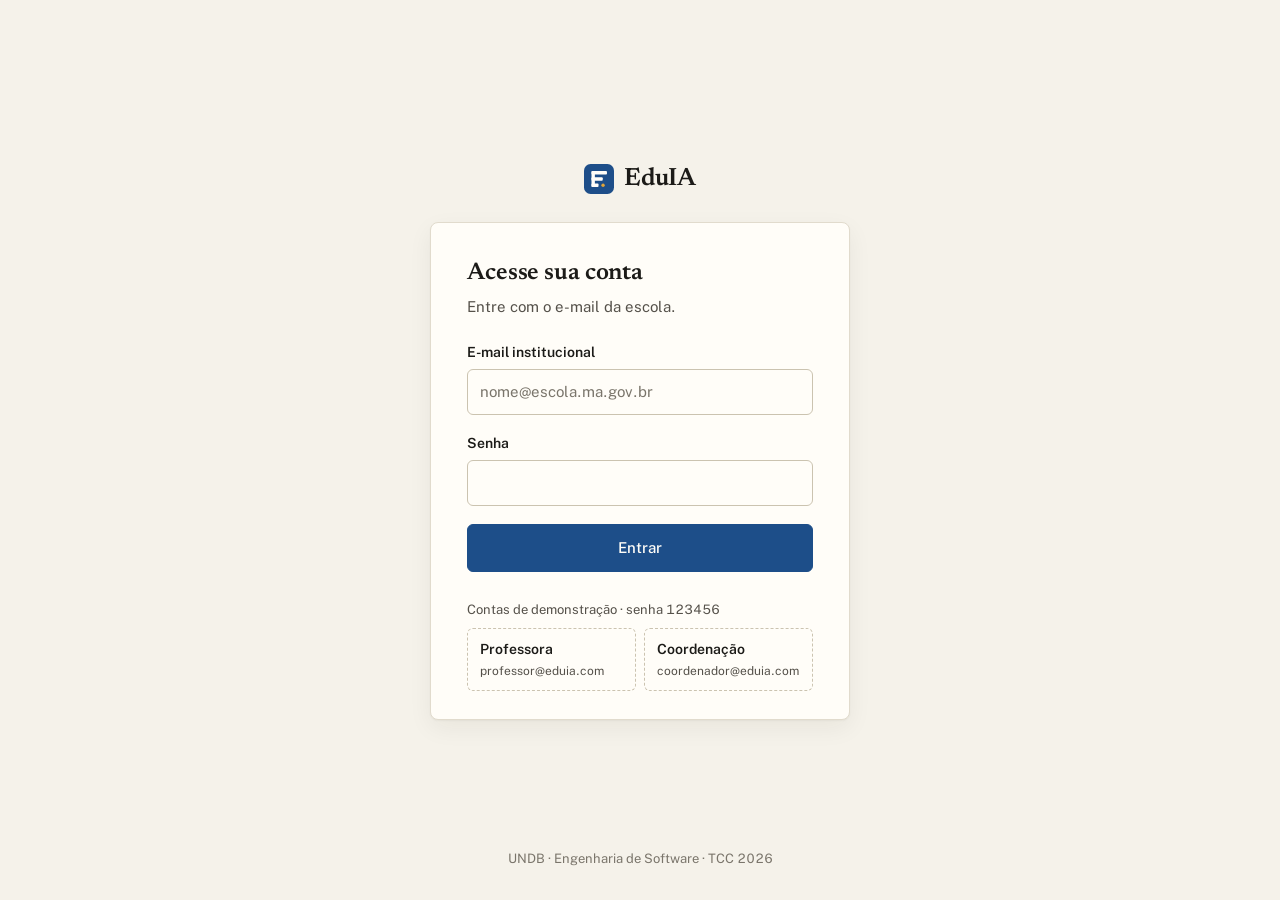
<file: index.html>
<!DOCTYPE html>
<html lang="pt-BR">
<head>
<meta charset="UTF-8">
<meta http-equiv="refresh" content="0; url=frontend/index.html">
<meta name="viewport" content="width=device-width, initial-scale=1">
<title>EduIA</title>
<style>
  body{margin:0;min-height:100vh;display:flex;align-items:center;justify-content:center;background:#f5f2ea;color:#1c1b18;font:16px/1.5 Georgia,serif}
  a{color:#1d4e89}
</style>
</head>
<body>
  <p>Abrindo o EduIA… <a href="frontend/index.html">Abrir agora</a></p>
</body>
</html>
</file>
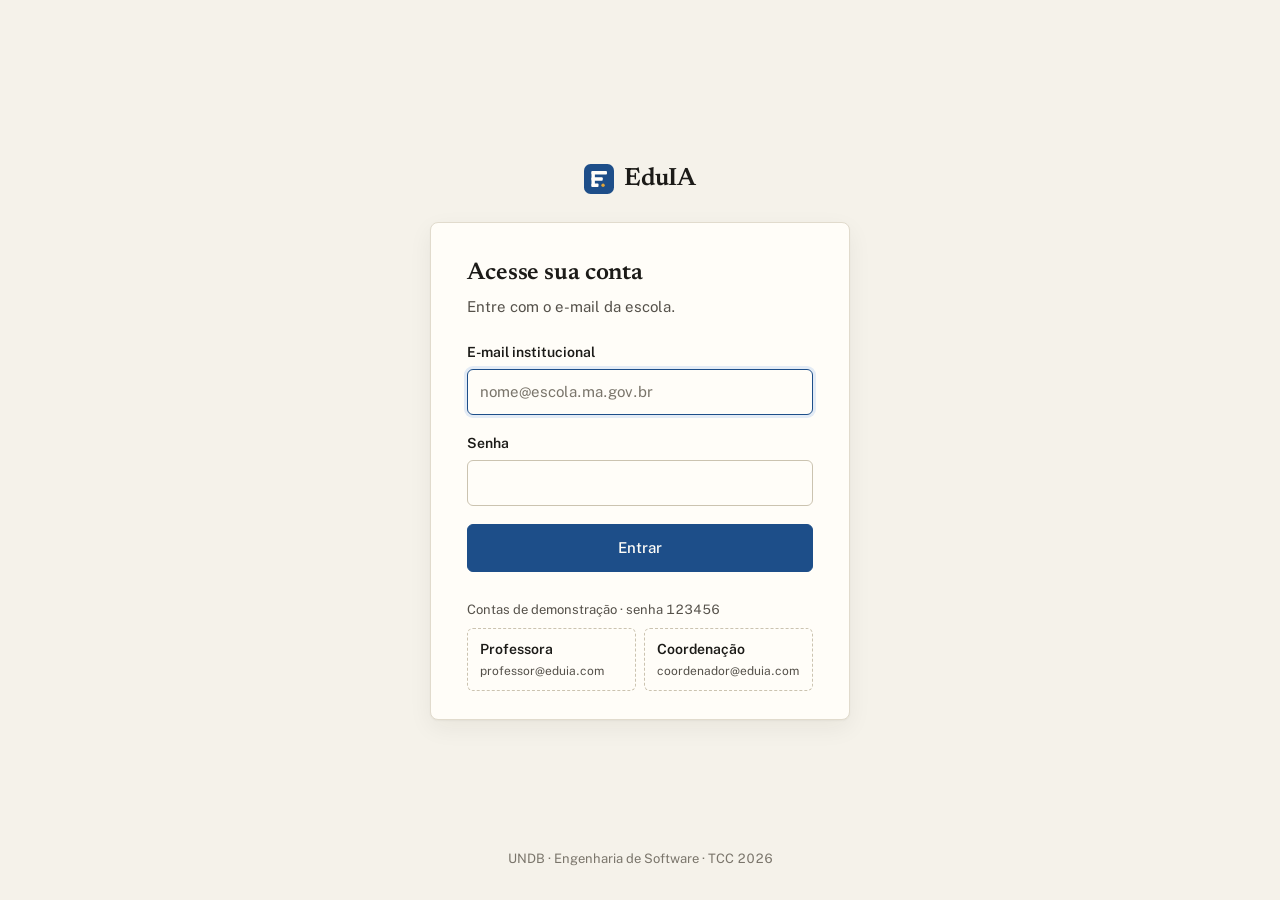
<file: frontend/index.html>
<!DOCTYPE html>
<html lang="pt-BR">
<head>
<meta charset="UTF-8">
<meta name="viewport" content="width=device-width, initial-scale=1">
<meta name="description" content="EduIA: acompanhamento de risco de dificuldade de aprendizagem por turma.">
<link rel="icon" href="data:image/svg+xml,%3Csvg%20xmlns%3D%22http%3A//www.w3.org/2000/svg%22%20viewBox%3D%220%200%2032%2032%22%3E%3Crect%20width%3D%2232%22%20height%3D%2232%22%20rx%3D%227%22%20fill%3D%22%231d4e89%22/%3E%3Cg%20fill%3D%22%23fffdf8%22%3E%3Crect%20x%3D%228%22%20y%3D%227.5%22%20width%3D%223.6%22%20height%3D%2217%22%20rx%3D%221%22/%3E%3Crect%20x%3D%228%22%20y%3D%227.5%22%20width%3D%2216.5%22%20height%3D%223.6%22%20rx%3D%221%22/%3E%3Crect%20x%3D%228%22%20y%3D%2214.2%22%20width%3D%2212%22%20height%3D%223.6%22%20rx%3D%221%22/%3E%3Crect%20x%3D%228%22%20y%3D%2220.9%22%20width%3D%227.5%22%20height%3D%223.6%22%20rx%3D%221%22/%3E%3C/g%3E%3Crect%20x%3D%2218.5%22%20y%3D%2220.9%22%20width%3D%223.6%22%20height%3D%223.6%22%20rx%3D%221.8%22%20fill%3D%22%23e0a43a%22/%3E%3C/svg%3E">
<title>EduIA · Acompanhamento de turmas</title>
<link rel="stylesheet" href="css/style.css">
<script>
  // Aplica o tema antes da pintura para não piscar.
  (function(){try{var c=JSON.parse(localStorage.getItem('eduia_cfg')||'{}');var t=c.tema||'sistema';
  if(t==='sistema')t=matchMedia('(prefers-color-scheme: dark)').matches?'dark':'light';
  document.documentElement.dataset.theme=t;}catch(e){}})();
</script>
</head>
<body>
<a class="skip" href="#conteudo">Pular para o conteúdo</a>

<!-- Ícones (traço único, 1.6px) -->
<svg width="0" height="0" style="position:absolute" aria-hidden="true">
  <symbol id="logo" viewBox="0 0 32 32"><rect width="32" height="32" rx="7" fill="var(--azul)"/><g fill="var(--on-azul)"><rect x="8" y="7.5" width="3.6" height="17" rx="1"/><rect x="8" y="7.5" width="16.5" height="3.6" rx="1"/><rect x="8" y="14.2" width="12" height="3.6" rx="1"/><rect x="8" y="20.9" width="7.5" height="3.6" rx="1"/></g><rect x="18.5" y="20.9" width="3.6" height="3.6" rx="1.8" fill="var(--sinal)"/></symbol>
  <symbol id="i-turma" viewBox="0 0 24 24" fill="none" stroke-width="1.6" stroke-linecap="round" stroke-linejoin="round"><rect x="3" y="4" width="18" height="16" rx="1.5"/><path d="M3 9h18M8 4v16"/></symbol>
  <symbol id="i-alunos" viewBox="0 0 24 24" fill="none" stroke-width="1.6" stroke-linecap="round" stroke-linejoin="round"><circle cx="9" cy="8" r="3.2"/><path d="M3.5 19c.8-3.2 3-5 5.5-5s4.7 1.8 5.5 5"/><path d="M15.5 5.2a3 3 0 0 1 0 5.6M17.5 14.3c1.5.6 2.6 2.2 3 4.7"/></symbol>
  <symbol id="i-interv" viewBox="0 0 24 24" fill="none" stroke-width="1.6" stroke-linecap="round" stroke-linejoin="round"><path d="M9 4h6v3H9z"/><path d="M8 5.5H5.5v15h13v-15H16"/><path d="m9 13 2 2 4-4.5"/></symbol>
  <symbol id="i-escola" viewBox="0 0 24 24" fill="none" stroke-width="1.6" stroke-linecap="round" stroke-linejoin="round"><path d="M3 10 12 5l9 5"/><path d="M5 10v9h14v-9"/><path d="M10 19v-5h4v5"/></symbol>
  <symbol id="i-modelo" viewBox="0 0 24 24" fill="none" stroke-width="1.6" stroke-linecap="round" stroke-linejoin="round"><path d="M4 19V5M4 19h16"/><path d="M8 15l3.5-4 3 2.5L19 8"/></symbol>
  <symbol id="i-sim" viewBox="0 0 24 24" fill="none" stroke-width="1.6" stroke-linecap="round" stroke-linejoin="round"><path d="M5 6h9M18 6h1M5 12h3M12 12h7M5 18h11M20 18h-1"/><circle cx="16" cy="6" r="2"/><circle cx="10" cy="12" r="2"/><circle cx="17.5" cy="18" r="1.5"/></symbol>
  <symbol id="i-config" viewBox="0 0 24 24" fill="none" stroke-width="1.6" stroke-linecap="round" stroke-linejoin="round"><circle cx="12" cy="12" r="3"/><path d="M12 3v2.5M12 18.5V21M3 12h2.5M18.5 12H21M5.6 5.6l1.8 1.8M16.6 16.6l1.8 1.8M5.6 18.4l1.8-1.8M16.6 7.4l1.8-1.8"/></symbol>
  <symbol id="i-baixar" viewBox="0 0 24 24" fill="none" stroke="currentColor" stroke-width="1.6" stroke-linecap="round" stroke-linejoin="round"><path d="M12 4v11M7 10.5l5 4.5 5-4.5M5 19.5h14"/></symbol>
  <symbol id="i-x" viewBox="0 0 24 24" fill="none" stroke="currentColor" stroke-width="1.8" stroke-linecap="round"><path d="M6 6l12 12M18 6 6 18"/></symbol>
</svg>

<!-- ACESSO -->
<main class="login" id="login">
  <section class="login-form" aria-labelledby="login-titulo">
    <div class="login-caixa">
      <div class="marca"><svg class="marca-simbolo" aria-hidden="true"><use href="#logo"/></svg><span class="marca-nome">EduIA</span></div>
      <div class="login-cartao">
      <h1 id="login-titulo">Acesse sua conta</h1>
      <p class="lead">Entre com o e-mail da escola.</p>
      <form id="form-login" novalidate class="login-campos">
        <div class="campo">
          <label for="login-email">E-mail institucional</label>
          <input class="input" id="login-email" type="email" autocomplete="username" placeholder="nome@escola.ma.gov.br" required>
        </div>
        <div class="campo">
          <label for="login-senha">Senha</label>
          <input class="input" id="login-senha" type="password" autocomplete="current-password" required>
        </div>
        <p class="erro" id="login-erro" role="alert"></p>
        <button class="btn btn-primario btn-grande" type="submit">Entrar</button>
      </form>
      <div class="demo-acesso">
        <span>Contas de demonstração · senha 123456</span>
        <button type="button" data-demo="professor@eduia.com"><b>Professora</b><small>professor@eduia.com</small></button>
        <button type="button" data-demo="coordenador@eduia.com"><b>Coordenação</b><small>coordenador@eduia.com</small></button>
      </div>
      </div>
    </div>
    <p class="login-rodape">UNDB · Engenharia de Software · TCC 2026</p>
  </section>
</main>

<!-- APLICAÇÃO -->
<div class="app" id="app">
  <aside class="lateral" aria-label="Navegação principal">
    <div class="marca"><svg class="marca-simbolo" aria-hidden="true"><use href="#logo"/></svg><span class="marca-nome">EduIA</span></div>
    <div class="escola"><strong id="escola-nome"></strong><span id="escola-cidade"></span></div>
    <nav class="nav" id="nav">
      <span class="nav-grupo">Sala de aula</span>
      <a href="#turma" data-tela="turma"><svg><use href="#i-turma"/></svg>Turma</a>
      <a href="#alunos" data-tela="alunos"><svg><use href="#i-alunos"/></svg>Alunos</a>
      <a href="#intervencoes" data-tela="intervencoes"><svg><use href="#i-interv"/></svg>Intervenções<span class="contador" id="nav-pendentes" hidden></span></a>
      <span class="nav-grupo">Coordenação</span>
      <a href="#escola" data-tela="escola"><svg><use href="#i-escola"/></svg>Escola</a>
      <a href="#modelo" data-tela="modelo"><svg><use href="#i-modelo"/></svg>Como o risco é calculado</a>
      <a href="#simulador" data-tela="simulador"><svg><use href="#i-sim"/></svg>Simulador</a>
      <a href="#config" data-tela="config"><svg><use href="#i-config"/></svg>Configurações</a>
    </nav>
    <div class="lateral-rodape">
      <div class="usuario"><strong id="usuario-nome"></strong><span id="usuario-perfil"></span></div>
      <div class="linha"><span class="modelo-info" id="modelo-info"></span><button class="btn btn-texto" id="btn-sair" type="button">Sair</button></div>
    </div>
  </aside>

  <div class="principal">
    <header class="cabecalho">
      <div><h1 id="titulo" tabindex="-1"></h1><p class="sub" id="subtitulo"></p></div>
      <div id="cabecalho-extra"></div>
    </header>
    <main class="conteudo" id="conteudo">
      <section class="tela" id="tela-turma"></section>
      <section class="tela" id="tela-alunos"></section>
      <section class="tela" id="tela-intervencoes"></section>
      <section class="tela" id="tela-escola"></section>
      <section class="tela" id="tela-modelo"></section>
      <section class="tela" id="tela-simulador"></section>
      <section class="tela" id="tela-config"></section>
    </main>
  </div>
</div>

<dialog id="dialogo" aria-labelledby="dlg-titulo">
  <div class="dlg-topo">
    <div><h2 id="dlg-titulo"></h2><p id="dlg-sub"></p></div>
    <button class="fechar" type="button" data-fechar aria-label="Fechar"><svg width="18" height="18"><use href="#i-x"/></svg></button>
  </div>
  <div class="dlg-corpo" id="dlg-corpo"></div>
  <div class="dlg-acoes" id="dlg-acoes"></div>
</dialog>

<div class="aviso-toast" id="toast" role="status" aria-live="polite"></div>

<script src="vendor/chart.umd.min.js"></script>
<script src="js/dados-modelo.js"></script>
<script src="js/config.js"></script>
<script src="js/utils.js"></script>
<script src="js/dados.js"></script>
<script src="js/auth.js"></script>
<script src="js/ficha.js"></script>
<script src="js/dashboard.js"></script>
<script src="js/alunos.js"></script>
<script src="js/intervencoes.js"></script>
<script src="js/relatorios.js"></script>
<script src="js/modelo.js"></script>
<script src="js/simulador.js"></script>
<script src="js/navegacao.js"></script>
<script src="js/main.js"></script>
</body>
</html>
</file>
<file: frontend/css/style.css>
/* EduIA — folha de estilo
   Identidade: caderno de acompanhamento escolar. Papel claro, tinta escura,
   azul de azulejo (centro histórico de São Luís) como única cor de marca.
   Cores de risco aparecem sempre junto de forma e texto. */

@font-face{font-family:"Newsreader";src:url(../vendor/fonts/newsreader-latin-500-normal.woff2) format("woff2");font-weight:500;font-style:normal;font-display:swap}
@font-face{font-family:"Newsreader";src:url(../vendor/fonts/newsreader-latin-600-normal.woff2) format("woff2");font-weight:600;font-style:normal;font-display:swap}
@font-face{font-family:"Newsreader";src:url(../vendor/fonts/newsreader-latin-500-italic.woff2) format("woff2");font-weight:500;font-style:italic;font-display:swap}
@font-face{font-family:"Public Sans";src:url(../vendor/fonts/public-sans-latin-400-normal.woff2) format("woff2");font-weight:400;font-display:swap}
@font-face{font-family:"Public Sans";src:url(../vendor/fonts/public-sans-latin-500-normal.woff2) format("woff2");font-weight:500;font-display:swap}
@font-face{font-family:"Public Sans";src:url(../vendor/fonts/public-sans-latin-600-normal.woff2) format("woff2");font-weight:600;font-display:swap}
@font-face{font-family:"Public Sans";src:url(../vendor/fonts/public-sans-latin-700-normal.woff2) format("woff2");font-weight:700;font-display:swap}

:root{
  --paper:#f5f2ea; --sheet:#fffdf8; --sheet-2:#efebe1;
  --ink:#1c1b18; --ink-2:#55514a; --ink-3:#7a756b;
  --rule:#e1dbcd; --rule-2:#cbc3b0;
  --azul:#1d4e89; --azul-2:#163d6c; --azul-soft:#e3ebf5; --on-azul:#fffdf8;
  --alto:#a3261b; --alto-soft:#f5e1dc;
  --medio:#855700; --medio-soft:#f3e8cf;
  --baixo:#2f6b3a; --baixo-soft:#e0ecdc;
  --focus:#1d4e89; --sinal:#e0a43a;
  --serif:"Newsreader",Georgia,"Times New Roman",serif;
  --sans:"Public Sans",system-ui,-apple-system,"Segoe UI",sans-serif;
  --r:6px; --r-sm:4px;
  --sp-1:4px; --sp-2:8px; --sp-3:12px; --sp-4:16px; --sp-5:24px; --sp-6:32px; --sp-7:48px;
  --dur:180ms; --ease:cubic-bezier(.2,.7,.2,1);
  color-scheme:light;
}
:root[data-theme="dark"]{
  --paper:#141619; --sheet:#1b1e22; --sheet-2:#23272c;
  --ink:#ece8df; --ink-2:#b0aa9d; --ink-3:#8a857a;
  --rule:#2c3036; --rule-2:#3b4048;
  --azul:#8fb5e6; --azul-2:#b3cdf0; --azul-soft:#1d2a3b; --on-azul:#10151c;
  --alto:#f0907f; --alto-soft:#3a2220;
  --medio:#e2b45b; --medio-soft:#352b17;
  --baixo:#8ec79b; --baixo-soft:#1e2f22;
  --focus:#8fb5e6; --sinal:#e8b04a;
  color-scheme:dark;
}

*,*::before,*::after{box-sizing:border-box}
html,body{margin:0}
body{font-family:var(--sans);font-size:15px;line-height:1.5;color:var(--ink);background:var(--paper);
  font-variant-numeric:tabular-nums;-webkit-font-smoothing:antialiased;min-height:100dvh}
h1,h2,h3{font-family:var(--serif);font-weight:600;line-height:1.2;margin:0;letter-spacing:-.005em}
p{margin:0}
button,input,select,textarea{font:inherit;color:inherit}
a{color:var(--azul)}
:focus-visible{outline:2px solid var(--focus);outline-offset:2px;border-radius:2px}
.sr-only{position:absolute;width:1px;height:1px;padding:0;margin:-1px;overflow:hidden;clip:rect(0,0,0,0);border:0}
.skip{position:absolute;left:-999px;top:8px;background:var(--azul);color:var(--on-azul);padding:8px 12px;border-radius:var(--r);z-index:100}
.skip:focus{left:8px}
@media (prefers-reduced-motion:reduce){*{transition:none!important;animation:none!important}}

/* ── Login ─────────────────────────────────────────────── */
.app{display:none}
body.autenticado .app{display:grid}
body.autenticado .login{display:none}
.login{min-height:100dvh;display:flex;background:var(--paper)}
.login-form{flex:1;display:flex;flex-direction:column;align-items:center;padding:32px 16px}
.login-caixa{flex:1;display:flex;flex-direction:column;justify-content:center;width:100%;max-width:420px;padding:24px 0}
.login-cartao{background:var(--sheet);border:1px solid var(--rule);border-radius:8px;padding:36px 36px 28px;box-shadow:0 1px 2px rgba(28,27,24,.04),0 8px 24px rgba(28,27,24,.06)}
.login-caixa>.marca{justify-content:center;margin-bottom:24px}
.login-caixa h1{font-size:24px}
.login-caixa .lead{color:var(--ink-2);margin-top:8px}
.login-campos{display:grid;gap:18px;margin-top:24px}
.login-campos .erro{min-height:0;margin:-6px 0 0}
.login-campos .erro:empty{display:none}
.marca{display:flex;align-items:center;gap:10px}
.marca-simbolo{width:30px;height:30px;flex-shrink:0}
.marca-nome{font-family:var(--serif);font-size:25px;font-weight:600;color:var(--ink);letter-spacing:-.01em}
.campo{display:flex;flex-direction:column;gap:6px}
.campo label{font-size:14px;font-weight:600}
.campo .ajuda{font-size:13px;color:var(--ink-2)}
.input,.select,.textarea{width:100%;min-height:46px;padding:10px 12px;background:var(--sheet);border:1px solid var(--rule-2);border-radius:var(--r);transition:border-color var(--dur),box-shadow var(--dur)}
.input::placeholder{color:var(--ink-3)}
.input:hover,.select:hover,.textarea:hover{border-color:var(--ink-3)}
.input:focus,.select:focus,.textarea:focus{border-color:var(--azul);outline:0;box-shadow:0 0 0 3px var(--azul-soft)}
.textarea{min-height:110px;resize:vertical}
.erro{color:var(--alto);font-size:14px;min-height:21px}
.demo-acesso{margin-top:28px;display:grid;grid-template-columns:1fr 1fr;gap:8px}
.demo-acesso>span{grid-column:1/-1;font-size:13px;color:var(--ink-2)}
.demo-acesso button{display:flex;flex-direction:column;align-items:flex-start;gap:2px;padding:10px 12px;border:1px dashed var(--rule-2);border-radius:var(--r);background:transparent;cursor:pointer;text-align:left;transition:border-color var(--dur),background var(--dur)}
.demo-acesso button:hover{border-color:var(--azul);background:var(--azul-soft)}
.demo-acesso b{font-size:14px;font-weight:600}
.demo-acesso small{font-size:12px;color:var(--ink-2)}
.login-rodape{font-size:13px;color:var(--ink-3);text-align:center}

/* ── Botões ────────────────────────────────────────────── */
.btn{text-decoration:none;display:inline-flex;align-items:center;justify-content:center;gap:8px;min-height:40px;padding:8px 16px;border-radius:var(--r);border:1px solid var(--rule-2);background:var(--sheet);font-size:14px;font-weight:500;cursor:pointer;transition:background var(--dur),border-color var(--dur),color var(--dur);white-space:nowrap}
.btn:hover{border-color:var(--ink-3);background:var(--sheet-2)}
.btn:active{transform:translateY(1px)}
.btn[disabled]{opacity:.45;cursor:not-allowed;transform:none}
.btn-primario{background:var(--azul);border-color:var(--azul);color:var(--on-azul)}
.btn-primario:hover{background:var(--azul-2);border-color:var(--azul-2)}
.btn-texto{border-color:transparent;background:transparent;color:var(--azul);padding-inline:8px}
.btn-texto:hover{background:var(--azul-soft);border-color:transparent}
.btn-grande{min-height:48px;font-size:15px}
.btn svg{width:16px;height:16px;flex-shrink:0}

/* ── Estrutura ─────────────────────────────────────────── */
.app{grid-template-columns:232px 1fr;min-height:100dvh}
.lateral{position:sticky;top:0;height:100dvh;display:flex;flex-direction:column;border-right:1px solid var(--rule);background:var(--paper);padding:var(--sp-5) var(--sp-3)}
.lateral .marca{padding:0 var(--sp-3) var(--sp-5)}
.lateral .escola{padding:0 var(--sp-3) var(--sp-4);border-bottom:1px solid var(--rule);margin-bottom:var(--sp-3)}
.lateral .escola strong{display:block;font-size:14px}
.lateral .escola span{font-size:13px;color:var(--ink-2)}
.nav{display:flex;flex-direction:column;gap:2px;flex:1}
.nav-grupo{font-size:12px;font-weight:600;color:var(--ink-3);padding:var(--sp-4) var(--sp-3) var(--sp-1)}
.nav a{display:flex;align-items:center;gap:10px;min-height:40px;padding:8px var(--sp-3);border-radius:var(--r);color:var(--ink-2);text-decoration:none;font-size:14px;font-weight:500;transition:background var(--dur),color var(--dur)}
.nav a svg{width:18px;height:18px;flex-shrink:0;stroke:currentColor}
.nav a:hover{background:var(--sheet-2);color:var(--ink)}
.nav a[aria-current="page"]{background:var(--sheet);color:var(--ink);box-shadow:inset 3px 0 0 var(--azul)}
.nav .contador{margin-left:auto;font-size:12px;font-weight:600;color:var(--alto);background:var(--alto-soft);border-radius:999px;padding:1px 8px}
.lateral-rodape{border-top:1px solid var(--rule);padding:var(--sp-4) var(--sp-3) 0;font-size:13px;color:var(--ink-2);display:flex;flex-direction:column;gap:var(--sp-2)}
.lateral-rodape .usuario strong{display:block;color:var(--ink);font-size:14px}
.lateral-rodape .linha{display:flex;justify-content:space-between;align-items:center;gap:8px}

.principal{min-width:0;display:flex;flex-direction:column}
.cabecalho{display:flex;align-items:flex-end;justify-content:space-between;gap:var(--sp-4);flex-wrap:wrap;padding:var(--sp-6) var(--sp-6) var(--sp-4);border-bottom:1px solid var(--rule)}
.cabecalho h1{font-size:30px}
.cabecalho .sub{color:var(--ink-2);font-size:14px;margin-top:4px}
.conteudo{padding:var(--sp-5) var(--sp-6) var(--sp-7);max-width:1360px;width:100%}
.tela{display:none}.tela.ativa{display:block}

/* Segmentado (turmas, filtros) */
.segmentado{display:inline-flex;border:1px solid var(--rule-2);border-radius:var(--r);overflow:hidden;background:var(--sheet)}
.segmentado button{min-height:38px;padding:6px 14px;border:0;background:transparent;font-size:14px;font-weight:500;color:var(--ink-2);cursor:pointer;border-right:1px solid var(--rule)}
.segmentado button:last-child{border-right:0}
.segmentado button:hover{background:var(--sheet-2);color:var(--ink)}
.segmentado button[aria-pressed="true"]{background:var(--ink);color:var(--paper)}

/* ── Turma (painel) ────────────────────────────────────── */
.abertura{display:grid;grid-template-columns:minmax(0,1fr) auto;gap:var(--sp-5);align-items:end;margin-bottom:var(--sp-5)}
.abertura p{font-family:var(--serif);font-size:clamp(20px,2vw,26px);line-height:1.35;max-width:46ch}
.abertura p b{font-weight:600}
.abertura .em-alto{color:var(--alto)}
.composicao{margin-bottom:var(--sp-6)}
.composicao-barra{display:flex;height:14px;border-radius:2px;overflow:hidden;gap:2px;background:var(--rule)}
.composicao-barra span{display:block;height:100%}
.composicao-legenda{display:flex;gap:var(--sp-5);margin-top:var(--sp-2);font-size:14px;color:var(--ink-2);flex-wrap:wrap}
.composicao-legenda b{color:var(--ink);font-weight:600}

.grade-turma{display:grid;grid-template-columns:minmax(0,1.65fr) minmax(320px,1fr);gap:var(--sp-5);align-items:start}
.bloco{min-width:0;background:var(--sheet);border:1px solid var(--rule);border-radius:var(--r)}
.bloco-topo{display:flex;align-items:baseline;justify-content:space-between;gap:var(--sp-3);padding:var(--sp-4) var(--sp-4) var(--sp-3);border-bottom:1px solid var(--rule)}
.bloco-topo h2{font-size:19px}
.bloco-topo .nota{font-size:13px;color:var(--ink-2)}
.bloco-corpo{padding:var(--sp-4)}

/* Tabela */
.tabela-wrap{overflow-x:auto;position:relative}
table.tabela{width:100%;border-collapse:collapse;font-size:14px}
.tabela th{text-align:left;font-size:13px;font-weight:600;color:var(--ink-2);padding:10px 12px;border-bottom:1px solid var(--rule-2);white-space:nowrap;background:var(--sheet)}
.tabela th.num,.tabela td.num{text-align:right;white-space:nowrap}
.tabela th button{all:unset;cursor:pointer;display:inline-flex;gap:4px;align-items:center}
.tabela th button:focus-visible{outline:2px solid var(--focus);outline-offset:2px}
.tabela th[aria-sort] button::after{content:"";width:0;height:0;border:4px solid transparent}
.tabela th[aria-sort="descending"] button::after{border-top-color:currentColor;margin-top:4px}
.tabela th[aria-sort="ascending"] button::after{border-bottom-color:currentColor;margin-bottom:4px}
.tabela td{padding:10px 12px;border-bottom:1px solid var(--rule);vertical-align:middle}
.tabela tbody tr{cursor:pointer;transition:background var(--dur)}
.tabela tbody tr:hover{background:var(--sheet-2)}
.tabela tbody tr[aria-selected="true"]{background:var(--azul-soft)}
.tabela tbody tr:last-child td{border-bottom:0}
.tabela .nome{font-weight:500}
.tabela .turma-col{color:var(--ink-2)}
.fraco{color:var(--alto);font-weight:600}
.atencao{color:var(--medio);font-weight:600}

/* Marcador de risco: forma + cor + texto */
.risco{display:inline-flex;align-items:center;gap:7px;font-size:13px;font-weight:600;white-space:nowrap}
.risco::before{content:"";width:10px;height:10px;flex-shrink:0;background:currentColor}
.risco.alto{color:var(--alto)}.risco.alto::before{clip-path:polygon(50% 0,100% 100%,0 100%)}
.risco.medio{color:var(--medio)}.risco.medio::before{clip-path:polygon(50% 0,100% 50%,50% 100%,0 50%)}
.risco.baixo{color:var(--baixo)}.risco.baixo::before{border-radius:50%}

.prob{display:flex;align-items:center;gap:8px;justify-content:flex-end}
.prob-trilho{width:64px;height:6px;background:var(--sheet-2);border-radius:1px;overflow:hidden}
.prob-trilho span{display:block;height:100%;background:var(--alto)}
.prob b{font-weight:600;min-width:38px;text-align:right}

/* Ficha do aluno */
.ficha{position:sticky;top:var(--sp-4)}
.ficha-vazia{padding:var(--sp-6) var(--sp-5);color:var(--ink-2);font-size:14px}
.ficha-vazia h2{font-size:19px;color:var(--ink);margin-bottom:var(--sp-2)}
.ficha-cabeca{padding:var(--sp-4);border-bottom:1px solid var(--rule)}
.ficha-cabeca h2{font-size:24px}
.ficha-cabeca .meta{font-size:13px;color:var(--ink-2);margin-top:2px}
.ficha-sec{padding:var(--sp-4);border-bottom:1px solid var(--rule)}
.ficha-sec:last-child{border-bottom:0}
.ficha-sec h3{font-family:var(--sans);font-size:13px;font-weight:600;color:var(--ink-2);margin-bottom:var(--sp-3)}
.indicadores{display:grid;grid-template-columns:repeat(3,1fr);gap:var(--sp-3)}
.indicadores div{border-left:2px solid var(--rule-2);padding-left:var(--sp-2)}
.indicadores dt{font-size:12px;color:var(--ink-2)}
.indicadores dd{margin:0;font-size:22px;font-weight:600}
.probs{display:flex;height:10px;border-radius:2px;overflow:hidden;gap:2px;margin-bottom:6px}
.probs-leg{display:flex;justify-content:space-between;font-size:13px;color:var(--ink-2)}

/* SHAP divergente: barra para a direita aumenta risco, para a esquerda reduz */
.shap-lista{display:flex;flex-direction:column;gap:6px}
.shap-item{display:grid;grid-template-columns:150px 1fr 1fr 58px;align-items:center;gap:0;font-size:13px}
.shap-item .rot{color:var(--ink);padding-right:8px}
.shap-item .neg,.shap-item .pos{height:10px;display:flex}
.shap-item .neg{justify-content:flex-end;border-right:1px solid var(--ink-3)}
.shap-item .neg span{background:var(--baixo);height:100%}
.shap-item .pos span{background:var(--alto);height:100%}
.shap-item .val{text-align:right;color:var(--ink-2)}
.shap-eixo{display:grid;grid-template-columns:150px 1fr 1fr 58px;font-size:12px;color:var(--ink-3);margin-top:4px}
.shap-eixo span:nth-child(2){text-align:right;padding-right:6px}
.shap-eixo span:nth-child(3){padding-left:6px}
.shap-eixo span{white-space:nowrap}
.acoes{margin:0;padding:0;list-style:none;display:flex;flex-direction:column;gap:6px;font-size:14px}
.acoes li{display:flex;gap:8px}
.acoes li::before{content:"";width:6px;height:6px;margin-top:8px;flex-shrink:0;background:var(--azul);border-radius:1px}

.grade-2{display:grid;grid-template-columns:1fr 1fr;gap:var(--sp-5);margin-top:var(--sp-5)}
.grafico{position:relative;height:280px}
.grafico-fallback{display:flex;align-items:center;justify-content:center;height:100%;color:var(--ink-2);font-size:14px;text-align:center}
.importancia{display:flex;flex-direction:column;gap:10px}
.importancia-item{display:grid;grid-template-columns:150px 1fr 48px;align-items:center;gap:10px;font-size:14px}
.importancia-item .trilho{height:10px;background:var(--sheet-2)}
.importancia-item .trilho span{display:block;height:100%;background:var(--azul)}
.importancia-item b{text-align:right;font-weight:600}
.rodape-nota{font-size:13px;color:var(--ink-2);margin-top:var(--sp-3)}

/* ── Barra de busca ────────────────────────────────────── */
.ferramentas{display:flex;gap:var(--sp-3);align-items:center;flex-wrap:wrap;margin-bottom:var(--sp-4)}
.ferramentas .input{max-width:320px}
.ferramentas .contagem{margin-left:auto;font-size:14px;color:var(--ink-2)}

/* ── Intervenções ─────────────────────────────────────── */
.quadro{display:grid;grid-template-columns:repeat(3,minmax(0,1fr));gap:var(--sp-4);align-items:start}
.coluna h2{font-family:var(--sans);font-size:14px;font-weight:600;display:flex;justify-content:space-between;padding:0 2px var(--sp-2);border-bottom:2px solid var(--ink);margin-bottom:var(--sp-3)}
.coluna h2 span{color:var(--ink-2);font-weight:500}
.coluna .vazio{font-size:14px;color:var(--ink-2);padding:var(--sp-3) 2px}
.cartao{background:var(--sheet);border:1px solid var(--rule);border-radius:var(--r);padding:var(--sp-4);margin-bottom:var(--sp-3)}
.cartao-topo{display:flex;justify-content:space-between;gap:var(--sp-2);align-items:flex-start}
.cartao-topo strong{display:block;font-size:15px}
.cartao-topo small{color:var(--ink-2);font-size:13px}
.proxima{font-size:14px;margin:var(--sp-3) 0 0}
.proxima span{display:block;font-size:12px;font-weight:600;color:var(--ink-2)}
.proxima em{font-style:normal;color:var(--ink-2);font-size:13px}
.etapas{display:flex;gap:3px;margin:var(--sp-3) 0 4px}
.etapas span{flex:1;height:4px;background:var(--rule)}
.etapas span.feita{background:var(--azul)}
.etapas-leg{font-size:12px;color:var(--ink-2)}
.cartao-acoes{display:flex;gap:6px;flex-wrap:wrap;margin-top:var(--sp-3);padding-top:var(--sp-3);border-top:1px solid var(--rule)}
.cartao-acoes .btn{min-height:36px;padding:6px 10px;font-size:13px}
.ultimo{font-size:13px;color:var(--ink-2);margin-top:var(--sp-2)}

/* ── Escola / relatórios ──────────────────────────────── */
.opcoes{display:flex;gap:var(--sp-5);flex-wrap:wrap;align-items:center;margin-top:var(--sp-4);font-size:14px}
.check{display:inline-flex;gap:8px;align-items:center;cursor:pointer;min-height:32px}
.check input{width:18px;height:18px;accent-color:var(--azul)}
.mini-barra{display:flex;height:8px;width:120px;gap:1px;background:var(--rule)}

/* ── Modelo ────────────────────────────────────────────── */
.texto{max-width:72ch;color:var(--ink);font-size:15px}
.texto p+p{margin-top:var(--sp-3)}
.destaque-linha td{background:var(--azul-soft)}
.matriz{display:grid;grid-template-columns:90px repeat(3,minmax(64px,1fr));gap:3px;max-width:440px;font-size:14px}
.matriz .cab{font-size:13px;color:var(--ink-2);display:flex;align-items:center;justify-content:center;padding:6px}
.matriz .cab.lado{justify-content:flex-start}
.matriz .cel{display:flex;align-items:center;justify-content:center;min-height:52px;font-weight:600;font-size:17px;border-radius:2px}
.aviso{border-left:3px solid var(--medio);background:var(--medio-soft);padding:var(--sp-4);border-radius:0 var(--r) var(--r) 0;font-size:14px}
.aviso h3{font-family:var(--sans);font-size:14px;margin-bottom:6px}
.aviso ul{margin:6px 0 0;padding-left:18px}
.aviso li+li{margin-top:4px}
.figura{margin:0}
.figura img{max-width:min(100%,760px);height:auto;border:1px solid var(--rule);border-radius:var(--r);background:#fbfaf6}
.figura figcaption{font-size:13px;color:var(--ink-2);margin-top:6px}

/* ── Simulador ─────────────────────────────────────────── */
.grade-sim{display:grid;grid-template-columns:minmax(0,420px) minmax(0,1fr);gap:var(--sp-5);align-items:start}
.form-sim{display:grid;gap:var(--sp-4)}
.faixa{display:grid;grid-template-columns:1fr 72px;gap:var(--sp-3);align-items:center}
.faixa input[type=range]{width:100%;accent-color:var(--azul);min-height:32px}
.faixa .input{min-height:38px;padding:6px 8px;text-align:right}
.status-api{display:inline-flex;align-items:center;gap:8px;font-size:13px;color:var(--ink-2)}
.status-api::before{content:"";width:8px;height:8px;border-radius:50%;background:var(--ink-3)}
.status-api.on::before{background:var(--baixo)}
.status-api.off::before{background:var(--alto)}
pre.cmd{background:var(--sheet-2);border:1px solid var(--rule);border-radius:var(--r);padding:var(--sp-3);font-size:13px;overflow-x:auto;margin:var(--sp-3) 0 0}

/* ── Configurações ─────────────────────────────────────── */
.form-config{display:grid;gap:var(--sp-5);max-width:560px}
.form-config fieldset{border:1px solid var(--rule);border-radius:var(--r);padding:var(--sp-4) var(--sp-4) var(--sp-5);background:var(--sheet);display:grid;gap:var(--sp-4);margin:0}
.form-config legend{font-family:var(--serif);font-size:19px;font-weight:600;padding:0 6px}
.linha-botoes{display:flex;gap:var(--sp-2);flex-wrap:wrap}

/* ── Diálogo e aviso ──────────────────────────────────── */
dialog{border:1px solid var(--rule-2);border-radius:var(--r);background:var(--sheet);color:var(--ink);padding:0;width:min(520px,calc(100vw - 32px));max-height:calc(100dvh - 48px)}
dialog.largo{width:min(760px,calc(100vw - 32px))}
dialog::backdrop{background:rgba(20,18,14,.45)}
dialog[open]{animation:entra var(--dur) var(--ease)}
@keyframes entra{from{opacity:0;transform:translateY(6px)}to{opacity:1;transform:none}}
.dlg-topo{display:flex;justify-content:space-between;align-items:flex-start;gap:var(--sp-3);padding:var(--sp-4) var(--sp-4) var(--sp-3);border-bottom:1px solid var(--rule)}
.dlg-topo h2{font-size:21px}
.dlg-topo p{font-size:13px;color:var(--ink-2);margin-top:2px}
.dlg-corpo{padding:var(--sp-4);overflow-y:auto;max-height:60dvh}
.dlg-acoes{display:flex;justify-content:flex-end;gap:var(--sp-2);padding:var(--sp-3) var(--sp-4);border-top:1px solid var(--rule)}
.fechar{border:0;background:none;width:40px;height:40px;border-radius:var(--r);cursor:pointer;color:var(--ink-2);display:flex;align-items:center;justify-content:center}
.fechar:hover{background:var(--sheet-2);color:var(--ink)}
.historico{list-style:none;margin:0;padding:0;border-left:1px solid var(--rule-2);margin-left:4px}
.historico li{position:relative;padding:0 0 var(--sp-3) var(--sp-4);font-size:14px}
.historico li::before{content:"";position:absolute;left:-4px;top:7px;width:7px;height:7px;background:var(--sheet);border:1px solid var(--ink-2);border-radius:50%}
.radio-lista{display:flex;flex-direction:column;gap:6px;margin-bottom:var(--sp-4)}
.radio-lista label{display:flex;gap:10px;align-items:center;min-height:36px;cursor:pointer;font-size:14px}
.radio-lista input{width:18px;height:18px;accent-color:var(--azul)}

.aviso-toast{position:fixed;left:50%;bottom:24px;transform:translate(-50%,12px);background:var(--ink);color:var(--paper);padding:10px 16px;border-radius:var(--r);font-size:14px;opacity:0;pointer-events:none;transition:opacity var(--dur),transform var(--dur);z-index:50;max-width:calc(100vw - 32px)}
.aviso-toast.visivel{opacity:1;transform:translate(-50%,0)}

/* ── Responsivo ───────────────────────────────────────── */
@media (max-width:1180px){
  .grade-turma{grid-template-columns:minmax(0,1fr)}
  .ficha{position:static}
  .quadro{grid-template-columns:1fr}
}
@media (max-width:900px){
  .app{grid-template-columns:minmax(0,1fr)}
  .segmentado{max-width:100%;overflow-x:auto}
  .cabecalho>div{min-width:0;max-width:100%}
  .composicao-legenda span[style]{margin-left:0!important}
  .shap-item,.shap-eixo{grid-template-columns:110px 1fr 1fr 52px}
  .lateral{position:static;height:auto;padding:var(--sp-3)}
  .lateral .escola,.lateral-rodape .modelo-info{display:none}
  .nav{flex-direction:row;overflow-x:auto;gap:4px}
  .nav-grupo{display:none}
  .nav a{white-space:nowrap}
  .nav a[aria-current="page"]{box-shadow:inset 0 -3px 0 var(--azul)}
  .lateral-rodape{flex-direction:row;justify-content:space-between;border-top:0;padding-top:var(--sp-2)}
  .cabecalho{padding:var(--sp-5) var(--sp-4) var(--sp-3)}
  .conteudo{padding:var(--sp-4) var(--sp-4) var(--sp-6)}
  .grade-2,.grade-sim,.quadro{grid-template-columns:minmax(0,1fr)}
  .abertura{grid-template-columns:1fr}
  .login-cartao{padding:24px 20px}
  .tabela .opcional{display:none}
}
</file>
